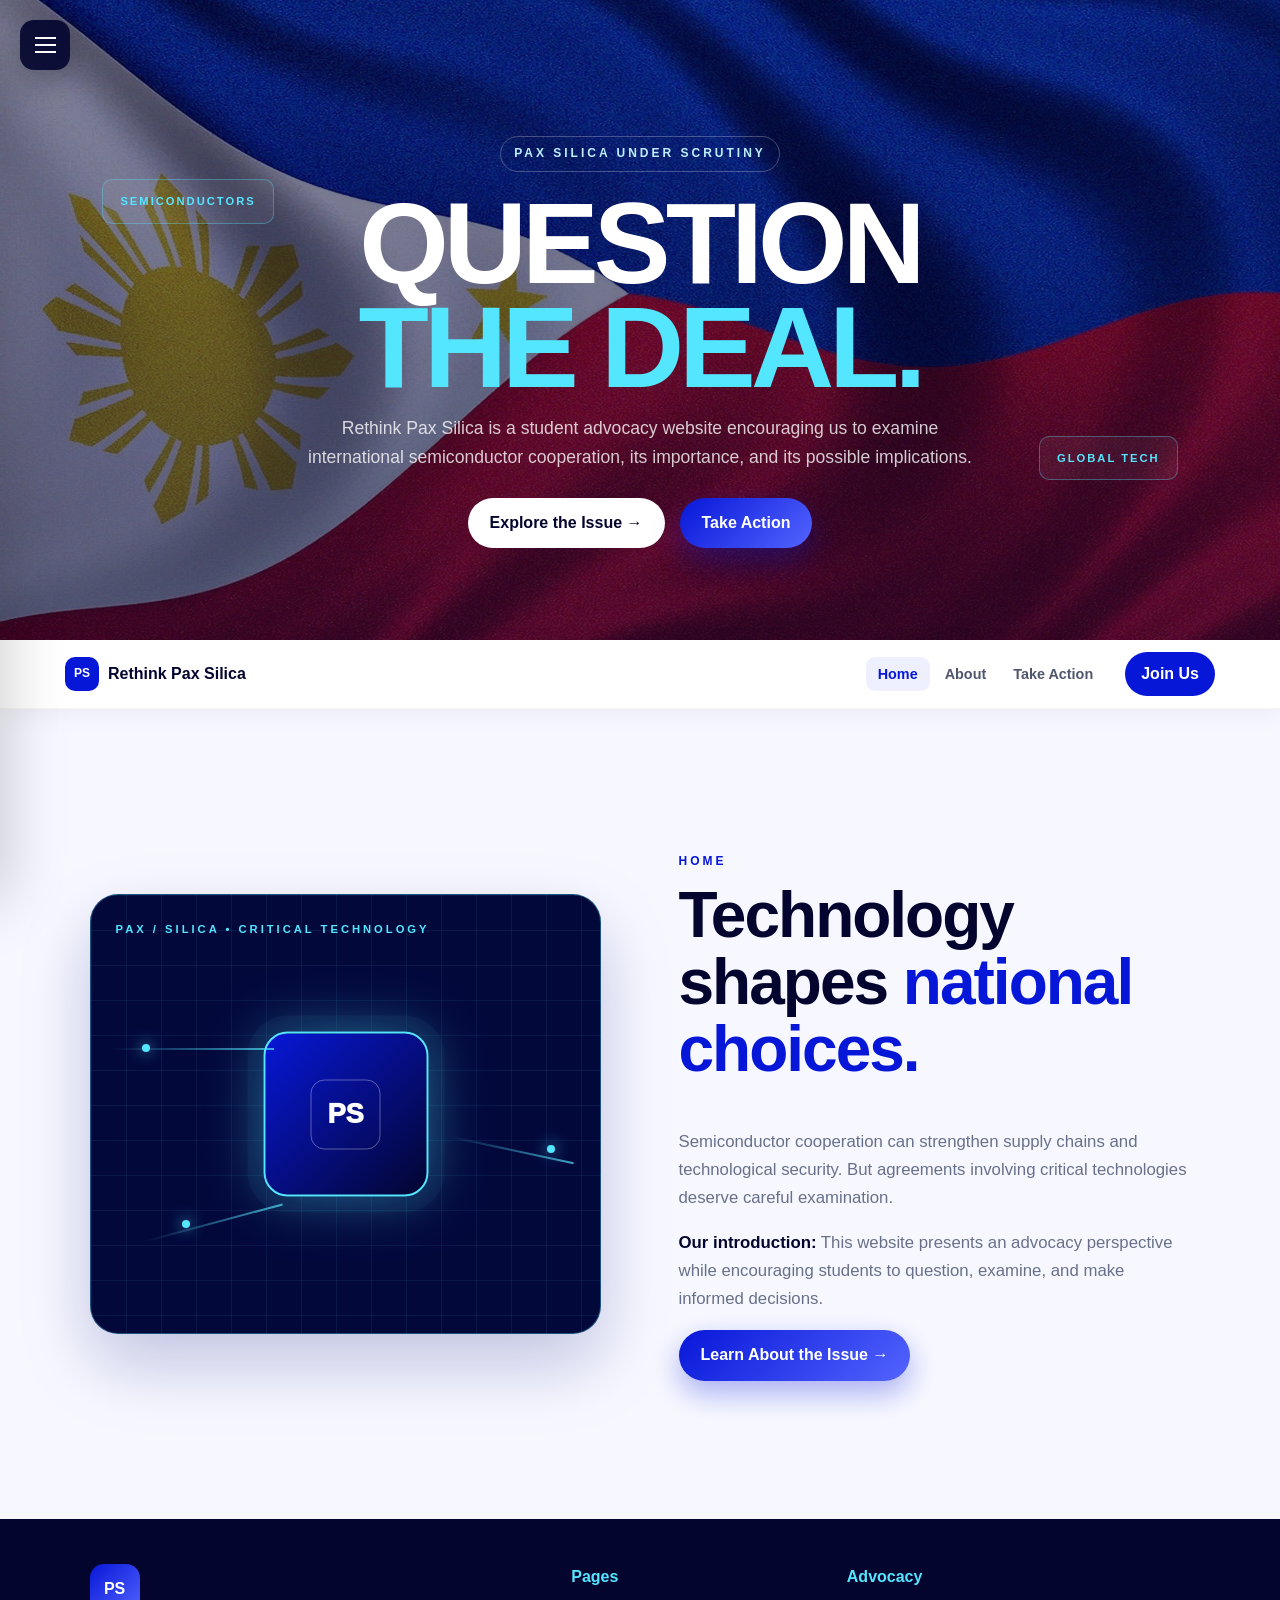
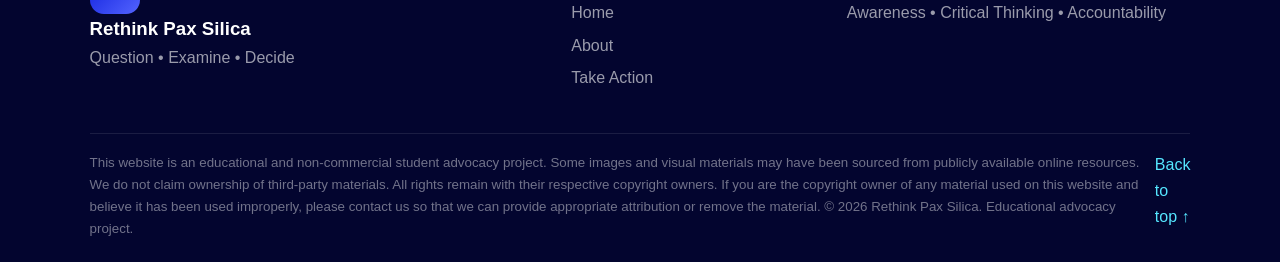
<file: index.html>
<!DOCTYPE html>
<html lang="en">
<head>
<meta charset="UTF-8">
<meta name="viewport" content="width=device-width, initial-scale=1.0">
<title>Rethink Pax Silica | Home</title>
<link rel="stylesheet" href="style.css">
</head>
<body>
<div class="page-loader" id="pageLoader"><div class="loader"></div></div>

<button class="menu-btn" id="menuBtn" aria-label="Open menu">
<span></span><span></span><span></span>
</button>
<div class="overlay" id="overlay"></div>
<aside class="sidebar" id="sidebar">
    <div class="sidebar-head">
        <div class="logo">PS</div>
        <div><strong>Rethink Pax Silica</strong><small>Question • Examine • Decide</small></div>
        <button class="close-btn" id="closeBtn">&times;</button>
    </div>
    <div class="sidebar-line"></div>
    <ul>
        <li><a href="index.html"><span>⌂</span> Home</a></li>
        <li><a href="about.html"><span>ⓘ</span> About</a></li>
        <li><a href="about.html#facts"><span>▣</span> Facts</a></li>
        <li><a href="action.html"><span>⚡</span> Take Action</a></li>
        <li><a href="action.html#faq"><span>?</span> FAQs</a></li>
        <li><a href="action.html#contact"><span>✎</span> Contact</a></li>
    </ul>
    <div class="sidebar-footer"><strong>Student Advocacy</strong><small>Awareness • Critical Thinking • Accountability</small></div>
</aside>

<header>
<div class="grid"></div><div class="floating f1">SEMICONDUCTORS</div><div class="floating f2">GLOBAL TECH</div>
<div class="header-content reveal">
<span class="tag">PAX SILICA UNDER SCRUTINY</span>
<h1>Question<br><span>the Deal.</span></h1>
<p>Rethink Pax Silica is a student advocacy website encouraging us to examine international semiconductor cooperation, its importance, and its possible implications.</p>
<div class="hero-buttons">
<a class="btn btn-light" href="about.html">Explore the Issue →</a>
<a class="btn btn-primary" href="action.html">Take Action</a>
</div>
</div>
</header>

<nav>
<div class="nav-inner">
<a class="brand" href="index.html"><span class="brand-logo">PS</span><span>Rethink Pax Silica</span></a>
<ul>
<li><a class="link active" href="index.html">Home</a></li>
<li><a class="link" href="about.html">About</a></li>
<li><a class="link" href="action.html">Take Action</a></li>
</ul>
<a class="nav-join" href="action.html#contact">Join Us</a>
</div>
</nav>

<main>
<section class="section home">
<div class="hero-visual reveal">
<div class="board">
<div class="board-title">PAX / SILICA • CRITICAL TECHNOLOGY</div>
<div class="chip"><div class="chip-core">PS</div></div>
<div class="line l1"></div><div class="line l2"></div><div class="line l3"></div>
<div class="dot d1"></div><div class="dot d2"></div><div class="dot d3"></div>
</div>
</div>
<div class="hero-copy reveal">
<span class="label">    HOME</span>
<div class="heading"><h2>Technology shapes <em>national choices.</em></h2></div>
<p>Semiconductor cooperation can strengthen supply chains and technological security. But agreements involving critical technologies deserve careful examination.</p>
<p><strong>Our introduction:</strong> This website presents an advocacy perspective while encouraging students to question, examine, and make informed decisions.</p>
<a class="btn btn-primary" href="about.html">Learn About the Issue →</a>
</div>
</section>
</main>

<footer>
<div class="footer-grid">
<div><div class="logo">PS</div><h3>Rethink Pax Silica</h3><p>Question • Examine • Decide</p></div>
<div><h4>Pages</h4><a href="index.html">Home</a><a href="about.html">About</a><a href="action.html">Take Action</a></div>
<div><h4>Advocacy</h4><p>Awareness • Critical Thinking • Accountability</p></div>
</div>
<div class="footer-bottom"><small>This website is an educational and non-commercial student advocacy project. Some images and visual materials may have been sourced from publicly available online resources. We do not claim ownership of third-party materials. All rights remain with their respective copyright owners.

If you are the copyright owner of any material used on this website and believe it has been used improperly, please contact us so that we can provide appropriate attribution or remove the material.

© 2026 Rethink Pax Silica. Educational advocacy project.</small><a href="#">Back to top ↑</a></div>
</footer>
<script src="script.js"></script>
</body>
</html>
</file>
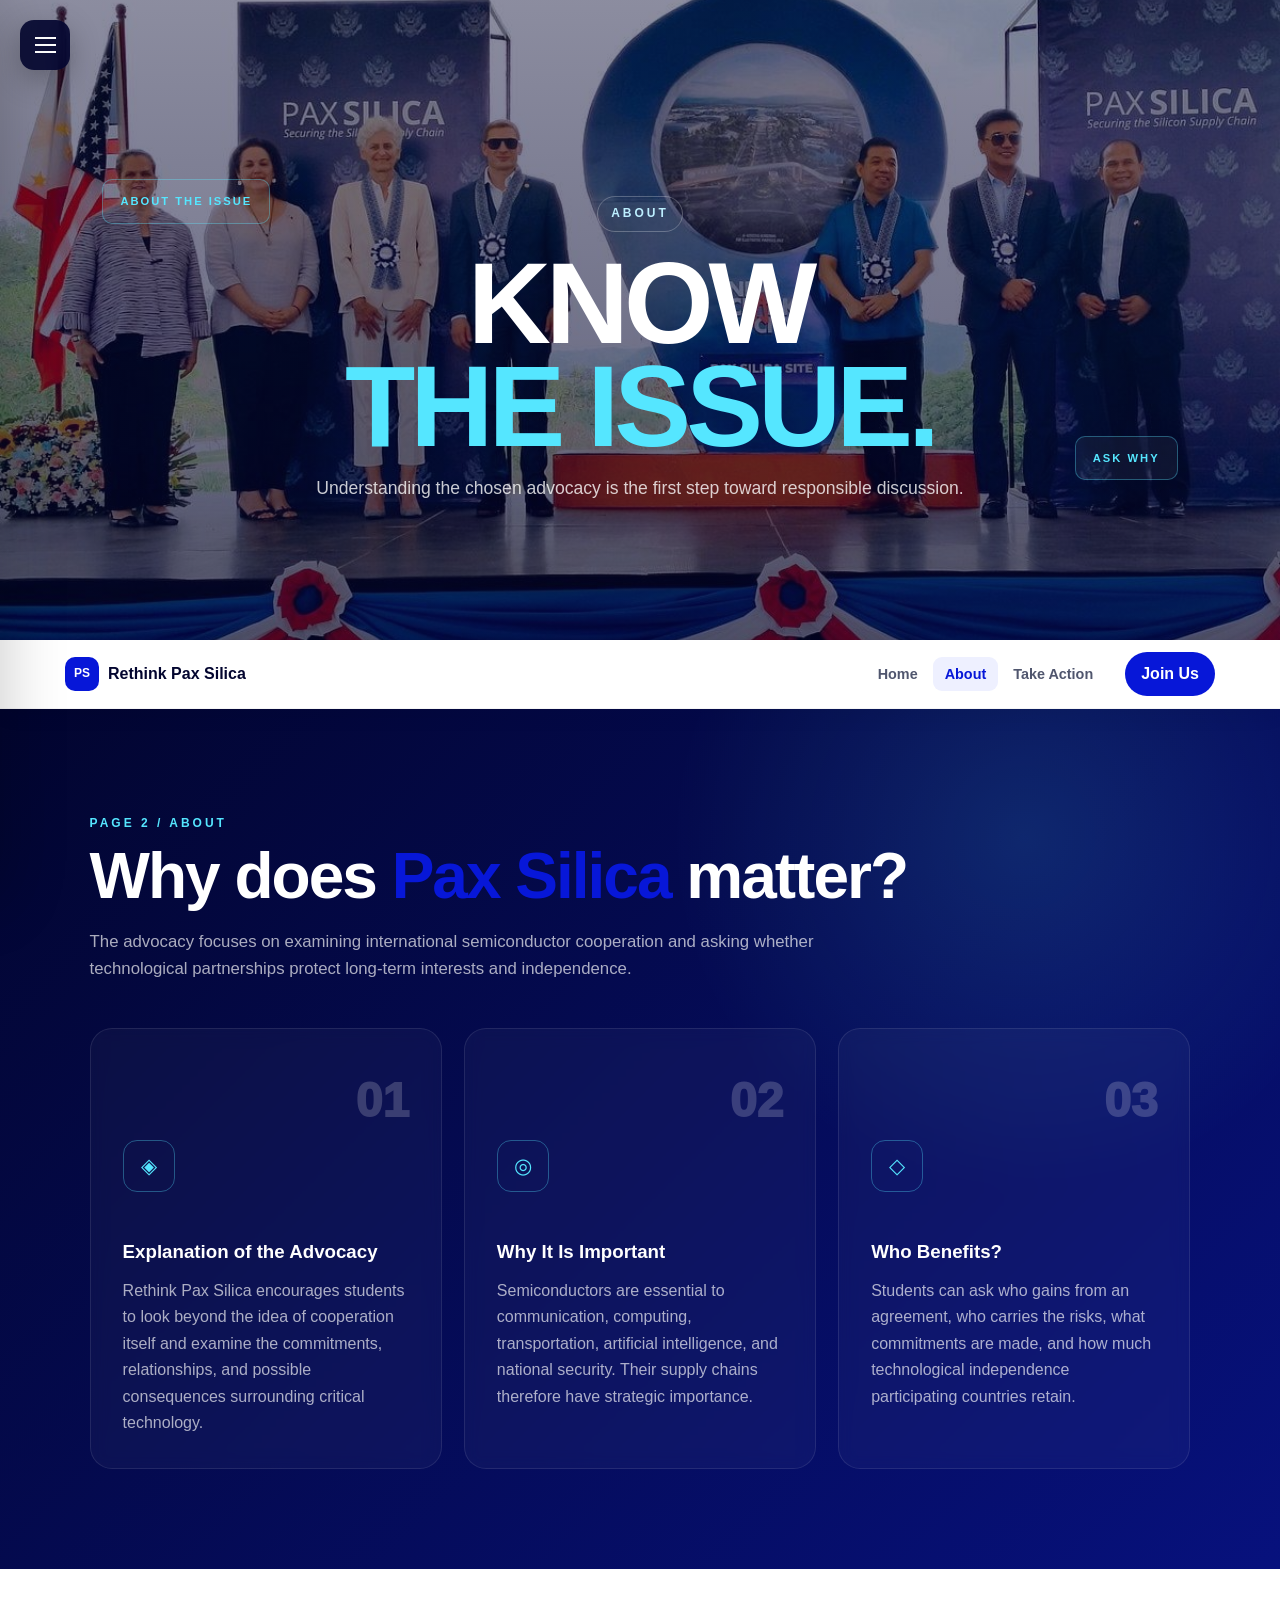
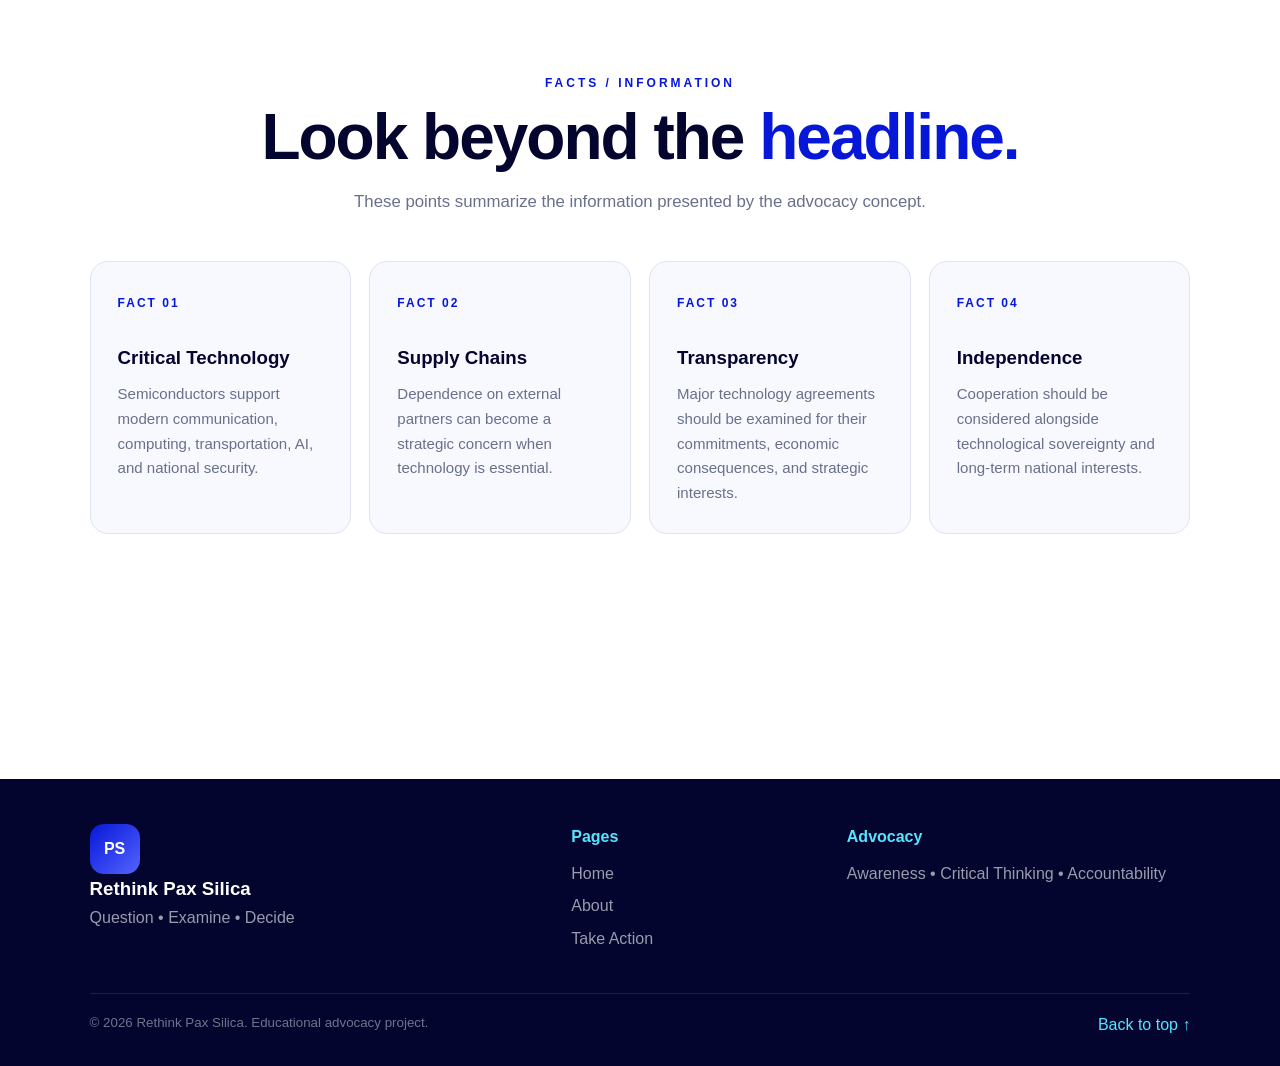
<file: about.html>
<!DOCTYPE html>
<html lang="en">
<head>
<meta charset="UTF-8"><meta name="viewport" content="width=device-width, initial-scale=1.0">
<title>Rethink Pax Silica | About</title><link rel="stylesheet" href="style.css">
</head>
<body>
<div class="page-loader" id="pageLoader"><div class="loader"></div></div>
<button class="menu-btn" id="menuBtn" aria-label="Open menu"><span></span><span></span><span></span></button>
<div class="overlay" id="overlay"></div>
<aside class="sidebar" id="sidebar">
<div class="sidebar-head"><div class="logo">PS</div><div><strong>Rethink Pax Silica</strong><small>Question • Examine • Decide</small></div><button class="close-btn" id="closeBtn">&times;</button></div>
<div class="sidebar-line"></div>
<ul>
<li><a href="index.html"><span>⌂</span> Home</a></li><li><a href="about.html"><span>ⓘ</span> About</a></li>
<li><a href="#facts"><span>▣</span> Facts</a></li><li><a href="action.html"><span>⚡</span> Take Action</a></li>
<li><a href="action.html#faq"><span>?</span> FAQs</a></li><li><a href="action.html#contact"><span>✎</span> Contact</a></li>
</ul>
<div class="sidebar-footer"><strong>Student Advocacy</strong><small>Awareness • Critical Thinking • Accountability</small></div>
</aside>

<header class="about-header">
    <div class="grid"></div><div class="floating f1">ABOUT THE ISSUE</div><div class="floating f2">ASK WHY</div>
    <div class="header-content reveal">
        <span class="tag">ABOUT</span><h1>Know<br><span>the Issue.</span></h1>
        <p>Understanding the chosen advocacy is the first step toward responsible discussion.</p>
    </div>
</header>

<nav><div class="nav-inner">
<a class="brand" href="index.html"><span class="brand-logo">PS</span><span>Rethink Pax Silica</span></a>
<ul><li><a class="link" href="index.html">Home</a></li><li><a class="link active" href="about.html">About</a></li><li><a class="link" href="action.html">Take Action</a></li></ul>
<a class="nav-join" href="action.html#contact">Join Us</a>
</div></nav>

<main>
<section class="section about">
<div class="heading reveal"><span class="label light">PAGE 2 / ABOUT</span><h2>Why does <span>Pax Silica</span> matter?</h2>
<p>The advocacy focuses on examining international semiconductor cooperation and asking whether technological partnerships protect long-term interests and independence.</p></div>
<div class="cards">
<article class="card reveal"><span class="card-number">01</span><div class="icon">◈</div><h3>Explanation of the Advocacy</h3><p>Rethink Pax Silica encourages students to look beyond the idea of cooperation itself and examine the commitments, relationships, and possible consequences surrounding critical technology.</p></article>
<article class="card reveal"><span class="card-number">02</span><div class="icon">◎</div><h3>Why It Is Important</h3><p>Semiconductors are essential to communication, computing, transportation, artificial intelligence, and national security. Their supply chains therefore have strategic importance.</p></article>
<article class="card reveal"><span class="card-number">03</span><div class="icon">◇</div><h3>Who Benefits?</h3><p>Students can ask who gains from an agreement, who carries the risks, what commitments are made, and how much technological independence participating countries retain.</p></article>
</div>
</section>

<section class="section facts" id="facts">
<div class="heading center reveal"><span class="label">FACTS / INFORMATION</span><h2>Look beyond the <em>headline.</em></h2><p>These points summarize the information presented by the advocacy concept.</p></div>
<div class="fact-grid">
<div class="fact reveal"><strong>FACT 01</strong><h3>Critical Technology</h3><p>Semiconductors support modern communication, computing, transportation, AI, and national security.</p></div>
<div class="fact reveal"><strong>FACT 02</strong><h3>Supply Chains</h3><p>Dependence on external partners can become a strategic concern when technology is essential.</p></div>
<div class="fact reveal"><strong>FACT 03</strong><h3>Transparency</h3><p>Major technology agreements should be examined for their commitments, economic consequences, and strategic interests.</p></div>
<div class="fact reveal"><strong>FACT 04</strong><h3>Independence</h3><p>Cooperation should be considered alongside technological sovereignty and long-term national interests.</p></div>
</div>
</section>
</main>

<footer><div class="footer-grid"><div><div class="logo">PS</div><h3>Rethink Pax Silica</h3><p>Question • Examine • Decide</p></div><div><h4>Pages</h4><a href="index.html">Home</a><a href="about.html">About</a><a href="action.html">Take Action</a></div><div><h4>Advocacy</h4><p>Awareness • Critical Thinking • Accountability</p></div></div><div class="footer-bottom"><small>© 2026 Rethink Pax Silica. Educational advocacy project.</small><a href="#">Back to top ↑</a></div></footer>
<script src="script.js"></script>
</body>
</html>
</file>
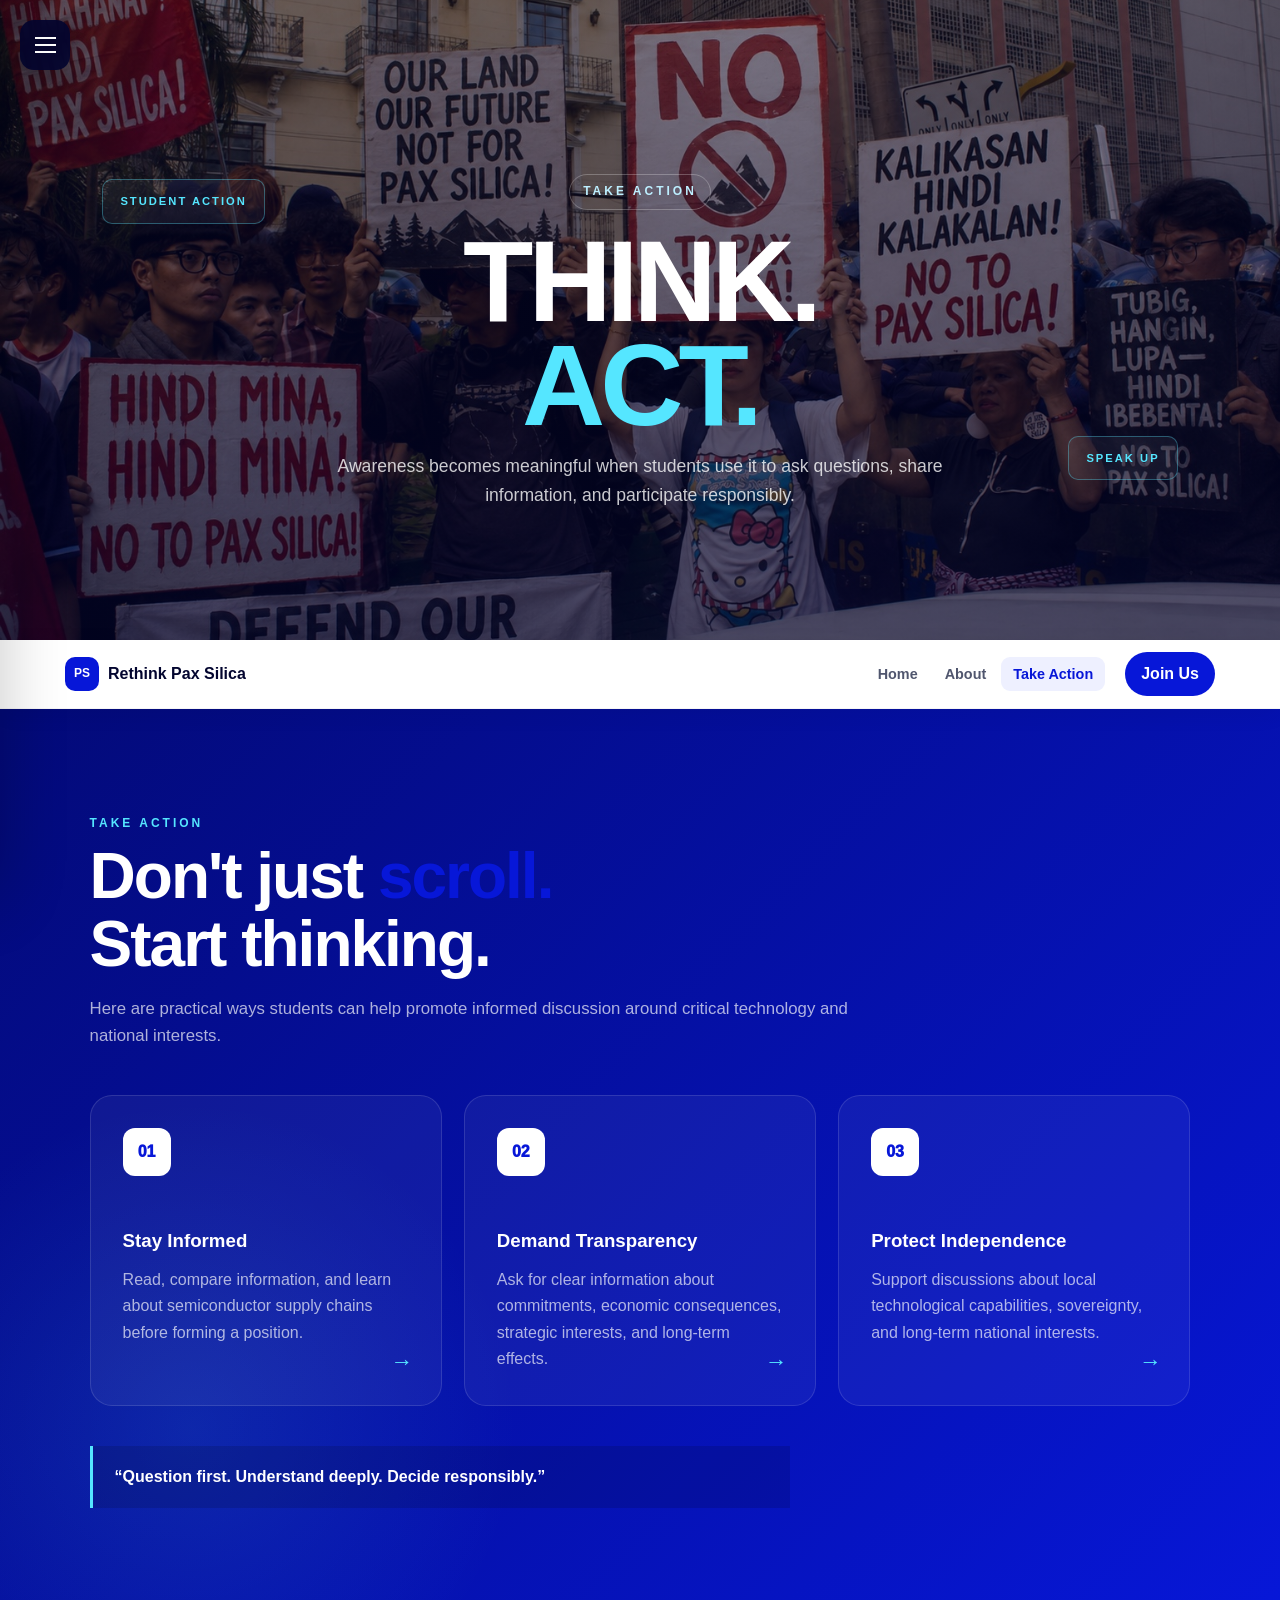
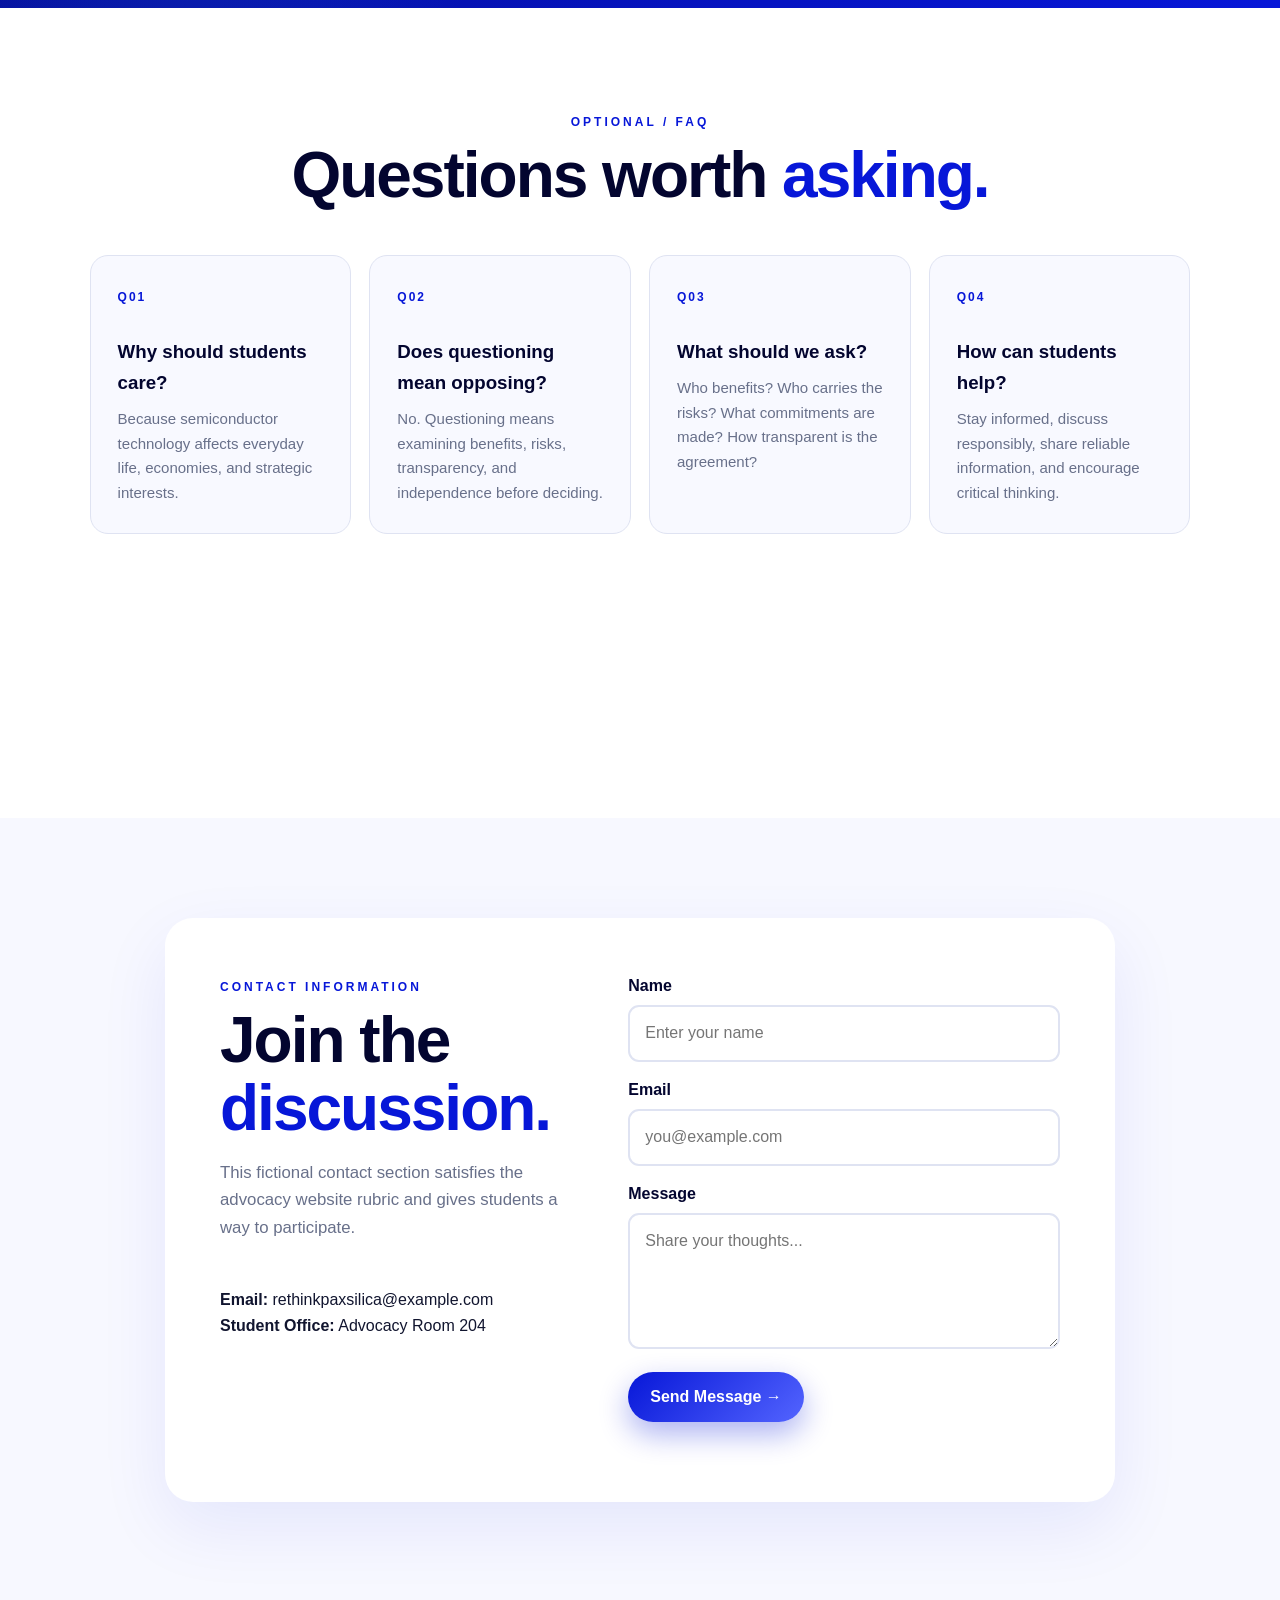
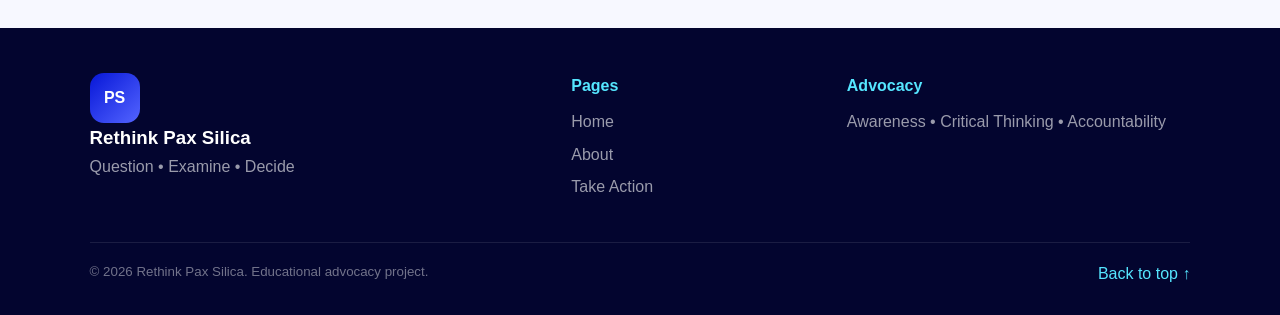
<file: action.html>
<!DOCTYPE html>
<html lang="en">
<head>
<meta charset="UTF-8"><meta name="viewport" content="width=device-width, initial-scale=1.0">
<title>Rethink Pax Silica | Take Action</title><link rel="stylesheet" href="style.css">
</head>
<body>
<div class="page-loader" id="pageLoader"><div class="loader"></div></div>
<button class="menu-btn" id="menuBtn" aria-label="Open menu"><span></span><span></span><span></span></button>
<div class="overlay" id="overlay"></div>
<aside class="sidebar" id="sidebar">
<div class="sidebar-head"><div class="logo">PS</div><div><strong>Rethink Pax Silica</strong><small>Question • Examine • Decide</small></div><button class="close-btn" id="closeBtn">&times;</button></div>
<div class="sidebar-line"></div>
<ul>
<li><a href="index.html"><span>⌂</span> Home</a></li><li><a href="about.html"><span>ⓘ</span> About</a></li><li><a href="about.html#facts"><span>▣</span> Facts</a></li>
<li><a href="action.html"><span>⚡</span> Take Action</a></li><li><a href="#faq"><span>?</span> FAQs</a></li><li><a href="#contact"><span>✎</span> Contact</a></li>
</ul>
<div class="sidebar-footer"><strong>Student Advocacy</strong><small>Awareness • Critical Thinking • Accountability</small></div>
</aside>

<header class="action-header">
    <div class="grid"></div><div class="floating f1">STUDENT ACTION</div><div class="floating f2">SPEAK UP</div>
    <div class="header-content reveal">
        <span class="tag">TAKE ACTION</span><h1>Think.<br><span>Act.</span></h1>
        <p>Awareness becomes meaningful when students use it to ask questions, share information, and participate responsibly.</p>
    </div>
</header>

<nav><div class="nav-inner">
<a class="brand" href="index.html"><span class="brand-logo">PS</span><span>Rethink Pax Silica</span></a>
<ul><li><a class="link" href="index.html">Home</a></li><li><a class="link" href="about.html">About</a></li><li><a class="link active" href="action.html">Take Action</a></li></ul>
<a class="nav-join" href="#contact">Join Us</a>
</div></nav>

<main>
<section class="section action">
<div class="heading reveal"><span class="label light">TAKE ACTION</span><h2>Don't just <span>scroll.</span><br>Start thinking.</h2>
<p>Here are practical ways students can help promote informed discussion around critical technology and national interests.</p></div>
<div class="action-grid">
<article class="action-card reveal"><div class="action-icon">01</div><h3>Stay Informed</h3><p>Read, compare information, and learn about semiconductor supply chains before forming a position.</p><span class="arrow">→</span></article>
<article class="action-card reveal"><div class="action-icon">02</div><h3>Demand Transparency</h3><p>Ask for clear information about commitments, economic consequences, strategic interests, and long-term effects.</p><span class="arrow">→</span></article>
<article class="action-card reveal"><div class="action-icon">03</div><h3>Protect Independence</h3><p>Support discussions about local technological capabilities, sovereignty, and long-term national interests.</p><span class="arrow">→</span></article>
</div>
<div class="quote reveal">“Question first. Understand deeply. Decide responsibly.”</div>
</section>

<section class="section facts" id="faq">
<div class="heading center reveal"><span class="label">OPTIONAL / FAQ</span><h2>Questions worth <em>asking.</em></h2></div>
<div class="fact-grid">
<div class="fact reveal"><strong>Q01</strong><h3>Why should students care?</h3><p>Because semiconductor technology affects everyday life, economies, and strategic interests.</p></div>
<div class="fact reveal"><strong>Q02</strong><h3>Does questioning mean opposing?</h3><p>No. Questioning means examining benefits, risks, transparency, and independence before deciding.</p></div>
<div class="fact reveal"><strong>Q03</strong><h3>What should we ask?</h3><p>Who benefits? Who carries the risks? What commitments are made? How transparent is the agreement?</p></div>
<div class="fact reveal"><strong>Q04</strong><h3>How can students help?</h3><p>Stay informed, discuss responsibly, share reliable information, and encourage critical thinking.</p></div>
</div>
</section>

<section class="section contact" id="contact">
<div class="contact-box reveal">
<div><span class="label">CONTACT INFORMATION</span><div class="heading"><h2>Join the <em>discussion.</em></h2><p>This fictional contact section satisfies the advocacy website rubric and gives students a way to participate.</p></div><p><strong>Email:</strong> rethinkpaxsilica@example.com</p><p><strong>Student Office:</strong> Advocacy Room 204</p></div>
<form id="contactForm">
<div class="form-group"><label for="name">Name</label><input id="name" required placeholder="Enter your name"></div>
<div class="form-group"><label for="email">Email</label><input id="email" type="email" required placeholder="you@example.com"></div>
<div class="form-group"><label for="message">Message</label><textarea id="message" rows="4" placeholder="Share your thoughts..."></textarea></div>
<button class="btn btn-primary" type="submit">Send Message →</button>
<p class="message" id="formMessage" role="status"></p>
</form>
</div>
</section>
</main>

<footer><div class="footer-grid"><div><div class="logo">PS</div><h3>Rethink Pax Silica</h3><p>Question • Examine • Decide</p></div><div><h4>Pages</h4><a href="index.html">Home</a><a href="about.html">About</a><a href="action.html">Take Action</a></div><div><h4>Advocacy</h4><p>Awareness • Critical Thinking • Accountability</p></div></div><div class="footer-bottom"><small>© 2026 Rethink Pax Silica. Educational advocacy project.</small><a href="#">Back to top ↑</a></div></footer>
<script src="script.js"></script>
</body>
</html>
</file>
<file: style.css>
:root{
    --blue:#0717d8;
    --dark:#03052f;
    --dark2:#07117d;
    --cyan:#55e6ff;
    --white:#fff;
    --light:#f5f7ff;
    --text:#11152f;
    --muted:#68708a;
    --line:#dfe3f2;
}


*{margin:0;padding:0;box-sizing:border-box;scroll-behavior:smooth}
html{scroll-behavior:smooth}
body{
    font-family:"Segoe UI",Arial,sans-serif;
    color:var(--text);
    background:var(--light);
    line-height:1.65;
    overflow-x:hidden;
}
a{text-decoration:none;color:inherit}
button,input,textarea{font:inherit}
button{cursor:pointer}

.page-loader{
    position:fixed;inset:0;z-index:9999;
    display:grid;place-items:center;
    background:var(--dark);color:white;
    transition:.5s ease;
}
.page-loader.hide{opacity:0;visibility:hidden}
.loader{
    width:45px;height:45px;border-radius:50%;
    border:3px solid rgba(255,255,255,.2);
    border-top-color:var(--cyan);
    animation:spin .8s linear infinite;
}
@keyframes spin{to{transform:rotate(360deg)}}

.menu-btn{
    position:fixed;left:20px;top:20px;z-index:2001;
    width:50px;height:50px;border:0;border-radius:14px;
    background:rgba(3,5,47,.9);backdrop-filter:blur(10px);
    display:flex;flex-direction:column;justify-content:center;
    align-items:center;gap:5px;box-shadow:0 10px 30px #0004;
}
.menu-btn span{width:21px;height:2px;background:white}
.sidebar{
    position:fixed;left:0;top:0;bottom:0;z-index:2002;
    width:min(330px,88vw);padding:25px;background:white;
    transform:translateX(-105%);transition:.45s cubic-bezier(.2,.8,.2,1);
    display:flex;flex-direction:column;box-shadow:20px 0 60px #0003;
}
.sidebar.active{transform:translateX(0)}
.overlay{
    position:fixed;inset:0;z-index:2000;background:#0008;
    opacity:0;visibility:hidden;transition:.3s
}
.overlay.active{opacity:1;visibility:visible}
.sidebar-head{display:flex;align-items:center;gap:12px}
.logo{
    width:50px;height:50px;display:grid;place-items:center;
    border-radius:14px;background:linear-gradient(135deg,var(--blue),#5364ff);
    color:white;font-weight:900
}
.sidebar-head strong{color:var(--dark);display:block}
.sidebar-head small{color:var(--blue);font-weight:700}
.close-btn{
    margin-left:auto;border:0;width:36px;height:36px;border-radius:9px;
    background:#eef0ff;color:var(--blue);font-size:24px
}
.sidebar-line{width:50px;height:4px;background:var(--blue);margin:25px 0 15px;border-radius:5px}
.sidebar ul{list-style:none}
.sidebar li{margin:6px 0}
.sidebar a{
    display:flex;gap:13px;align-items:center;padding:13px 15px;
    border-radius:12px;font-weight:750;color:#383d54;transition:.25s
}
.sidebar a span{width:24px;text-align:center;color:var(--blue)}
.sidebar a:hover{background:#eef0ff;color:var(--blue);transform:translateX(5px)}
.sidebar-footer{margin-top:auto;border-top:1px solid var(--line);padding-top:18px;color:var(--muted)}
.sidebar-footer strong{display:block;color:var(--dark)}

header {
        min-height: 640px;
        position: relative;
        overflow: hidden;
        display: grid;
        place-items: center;
        text-align: center;
        padding: 100px 20px 80px;
        color: white;
        background: linear-gradient(rgba(3,5,47,.48), rgba(3,5,47,.62)), url("ph.jpg") center center / cover no-repeat;
    }
/* TAKE ACTION PAGE BACKGROUND */
.action-header {
    background: linear-gradient(rgba(3, 5, 47, 0.45), rgba(3, 5, 47, 0.65)), url("notopax1.jpg") center center / cover no-repeat;
}
/* ABOUT PAGE BACKGROUND */
.about-header {
    background: linear-gradient(rgba(3, 5, 47, 0.45), rgba(3, 5, 47, 0.65)), url("aboutpax.jpg") center center / cover no-repeat;
}

}
.grid{
    position:absolute;inset:0;opacity:.12;
    background-image:linear-gradient(#fff 1px,transparent 1px),linear-gradient(90deg,#fff 1px,transparent 1px);
    background-size:65px 65px;
}
.header-content{position:relative;z-index:2;max-width:900px}
.tag{
    display:inline-block;padding:7px 13px;border:1px solid #ffffff40;
    border-radius:999px;color:#bdefff;font-size:.75rem;font-weight:900;letter-spacing:3px
}
header h1{
    margin:20px 0 15px;font-size:clamp(3.7rem,9vw,8rem);
    line-height:.9;letter-spacing:-5px;text-transform:uppercase
}
header h1 span{color:var(--cyan)}
header p{max-width:680px;margin:0 auto 25px;color:#ffffffc9;font-size:1.1rem}
.hero-buttons{display:flex;justify-content:center;gap:15px;flex-wrap:wrap}
.btn{
    display:inline-flex;align-items:center;justify-content:center;
    min-height:48px;padding:12px 22px;border-radius:999px;
    border:0;font-weight:800;transition:.25s
}
.btn:hover{transform:translateY(-3px)}
.btn-primary{background:linear-gradient(135deg,var(--blue),#5364ff);color:white;box-shadow:0 12px 30px #0717d855}
.btn-light{background:white;color:var(--dark)}
.floating{
    position:absolute;padding:12px 17px;border:1px solid #55e6ff55;
    border-radius:10px;color:var(--cyan);background:#ffffff0d;
    font-size:.7rem;font-weight:900;letter-spacing:2px;animation:float 4s ease-in-out infinite
}
.f1{left:8%;top:28%}.f2{right:8%;bottom:25%;animation-delay:-2s}
@keyframes float{50%{transform:translateY(-16px) rotate(3deg)}}

nav{
    position:sticky;top:0;z-index:1000;background:#fffffff2;
    backdrop-filter:blur(12px);box-shadow:0 5px 25px #0000000d;
    border-bottom:1px solid #0000000a
}
.nav-inner{
    width:min(1150px,calc(100% - 40px));min-height:68px;margin:auto;
    display:flex;align-items:center;gap:20px
}
.brand{display:flex;align-items:center;gap:9px;margin-right:auto;font-weight:900;color:var(--dark)}
.brand-logo{
    width:34px;height:34px;border-radius:10px;display:grid;place-items:center;
    background:var(--blue);color:white;font-size:.75rem
}
nav ul{list-style:none;display:flex;gap:3px}
nav a.link{padding:9px 12px;border-radius:9px;color:#50566e;font-weight:750;font-size:.9rem}
nav a.link:hover,nav a.link.active{background:#eef0ff;color:var(--blue)}
.nav-join{padding:9px 16px;border-radius:999px;background:var(--blue);color:white;font-weight:800}

.section{padding:100px 7%;min-height:90vh}
.heading{max-width:820px;margin-bottom:45px}
.heading.center{text-align:center;margin-left:auto;margin-right:auto}
.label{color:var(--blue);font-size:.75rem;font-weight:900;letter-spacing:3px}
.label.light{color:var(--cyan)}
.heading h2{font-size:clamp(2.7rem,5vw,4.8rem);line-height:1.05;letter-spacing:-2px;margin-top:8px;color:var(--dark)}
.heading h2 span,.heading h2 em{color:var(--blue);font-style:normal}
.heading p{margin-top:17px;color:var(--muted);font-size:1.05rem}

.home{
    display:grid;grid-template-columns:1fr 1fr;align-items:center;
    gap:7%;background:#f7f8ff
}
.hero-visual{position:relative}
.board{
    min-height:440px;position:relative;overflow:hidden;border-radius:28px;
    border:1px solid #55e6ff55;
    background:linear-gradient(#55e6ff12 1px,transparent 1px),linear-gradient(90deg,#55e6ff12 1px,transparent 1px),#03083b;
    background-size:35px 35px;box-shadow:0 30px 70px #030a7838
}
.board-title{position:absolute;top:25px;left:25px;color:var(--cyan);font-size:.7rem;font-weight:900;letter-spacing:3px}
.chip{
    position:absolute;left:50%;top:50%;transform:translate(-50%,-50%);
    width:165px;height:165px;border-radius:24px;display:grid;place-items:center;
    border:2px solid var(--cyan);background:linear-gradient(135deg,var(--blue),var(--dark));
    box-shadow:0 0 0 16px #55e6ff0b,0 0 60px #55e6ff66;
    animation:pulse 3s ease-in-out infinite
}
@keyframes pulse{50%{box-shadow:0 0 0 25px #55e6ff06,0 0 90px #55e6ff88}}
.chip-core{
    width:70px;height:70px;border:1px solid #fff5;border-radius:14px;
    display:grid;place-items:center;color:white;font-size:1.7rem;font-weight:950
}
.line{position:absolute;height:2px;background:linear-gradient(90deg,transparent,var(--cyan));opacity:.7}
.l1{width:32%;left:4%;top:35%}.l2{width:25%;right:5%;top:58%;transform:rotate(12deg)}
.l3{width:28%;left:10%;bottom:25%;transform:rotate(-15deg)}
.dot{position:absolute;width:8px;height:8px;border-radius:50%;background:var(--cyan);box-shadow:0 0 15px var(--cyan);animation:blink 1.7s infinite}
.d1{left:10%;top:34%}.d2{right:9%;top:57%;animation-delay:.5s}.d3{left:18%;bottom:24%;animation-delay:1s}
@keyframes blink{50%{opacity:.25;transform:scale(.5)}}
.hero-copy p{max-width:620px;color:var(--muted);margin:18px 0;font-size:1.05rem}
.hero-copy strong{color:var(--dark)}

.about{
    color:white;
    background:radial-gradient(circle at 80% 15%,#55e6ff20,transparent 28%),linear-gradient(135deg,#02052f,#07117d)
}
.about .heading h2{color:white}
.about .heading p{color:#ffffffaa}
.cards{display:grid;grid-template-columns:repeat(3,1fr);gap:22px}
.card{
    padding:32px;min-height:340px;border:1px solid #ffffff18;border-radius:22px;
    background:#ffffff09;backdrop-filter:blur(8px);transition:.35s
}
.card:hover{transform:translateY(-9px);border-color:#55e6ff66;background:#ffffff12}
.card-number{color:#ffffff30;font-size:3rem;font-weight:950;float:right}
.icon{
    width:52px;height:52px;border-radius:14px;display:grid;place-items:center;
    border:1px solid #55e6ff55;color:var(--cyan);font-size:1.3rem;clear:both
}
.card h3{margin:45px 0 10px}
.card p{color:#ffffffa8}

.facts{background:white}
.fact-grid{display:grid;grid-template-columns:repeat(4,1fr);gap:18px}
.fact{
    padding:27px;border:1px solid var(--line);border-radius:18px;background:#f8f9ff;
    transition:.3s
}
.fact:hover{transform:translateY(-6px);box-shadow:0 18px 40px #0717d818;background:white}
.fact strong{color:var(--blue);font-size:.75rem;letter-spacing:2px}
.fact h3{margin:28px 0 8px;color:var(--dark)}
.fact p{color:var(--muted);font-size:.94rem}

.action{
    color:white;
    background:radial-gradient(circle at 15% 80%,#55e6ff1c,transparent 25%),linear-gradient(135deg,#030a78,#0717d8)
}
.action .heading h2{color:white}
.action .heading p{color:#ffffffad}
.action-grid{display:grid;grid-template-columns:repeat(3,1fr);gap:22px}
.action-card{
    position:relative;padding:32px;min-height:310px;border-radius:22px;
    border:1px solid #ffffff20;background:#ffffff0d;transition:.35s
}
.action-card:hover{transform:translateY(-9px);background:#ffffff16;border-color:#55e6ff66}
.action-icon{
    width:48px;height:48px;border-radius:12px;display:grid;place-items:center;
    background:white;color:var(--blue);font-weight:950
}
.action-card h3{margin:50px 0 10px}
.action-card p{color:#ffffffaa}
.arrow{position:absolute;right:28px;bottom:24px;color:var(--cyan);font-size:1.4rem}
.quote{
    max-width:700px;margin-top:40px;padding:18px 22px;border-left:3px solid var(--cyan);
    background:#0002;font-weight:800
}

.contact{background:#f7f8ff}
.contact-box{
    max-width:950px;margin:auto;padding:55px;border-radius:28px;
    display:grid;grid-template-columns:.9fr 1.1fr;gap:55px;background:white;box-shadow:0 25px 70px #0717d814
}
.form-group{margin-bottom:15px}
.form-group label{display:block;margin-bottom:6px;color:var(--dark);font-weight:800}
input,textarea{
    width:100%;padding:13px 15px;border:2px solid var(--line);
    border-radius:11px;outline:none
}
input:focus,textarea:focus{border-color:var(--blue);box-shadow:0 0 0 4px #0717d812}
.message{min-height:25px;color:var(--blue);font-weight:750}

footer{padding:45px 7% 22px;background:var(--dark);color:white}
.footer-grid{display:grid;grid-template-columns:1.3fr .7fr 1fr;gap:35px;padding-bottom:35px}
footer h4{color:var(--cyan);margin-bottom:10px}
footer a,footer p{display:block;color:#ffffff99;margin-bottom:6px}
.footer-bottom{border-top:1px solid #ffffff18;padding-top:18px;display:flex;justify-content:space-between;color:#ffffff70}
.footer-bottom a{color:var(--cyan)}

.reveal{opacity:0;transform:translateY(25px);transition:.7s ease}
.reveal.visible{opacity:1;transform:none}

@media(max-width:1000px){
    .home{grid-template-columns:1fr}
    .hero-visual{max-width:700px;width:100%;margin:auto}
    .hero-copy{text-align:center}
    .hero-copy p{margin-left:auto;margin-right:auto}
    .cards,.action-grid{grid-template-columns:1fr}
    .fact-grid{grid-template-columns:repeat(2,1fr)}
    .contact-box{grid-template-columns:1fr}
    nav ul{display:none}
}
@media(max-width:650px){
    .section{padding:75px 20px;min-height:auto}
    header{min-height:600px}
    header h1{font-size:3.6rem;letter-spacing:-3px}
    .floating{display:none}
    .nav-inner{width:calc(100% - 20px)}
    .brand span:last-child{display:none}
    .fact-grid,.footer-grid{grid-template-columns:1fr}
    .contact-box{padding:30px 22px}
    .board{min-height:330px}
    .chip{width:130px;height:130px}
    .footer-bottom{flex-direction:column}
}
@media(prefers-reduced-motion:reduce){
    *,*::before,*::after{scroll-behavior:auto!important;animation:none!important;transition:none!important}
}
</file>
